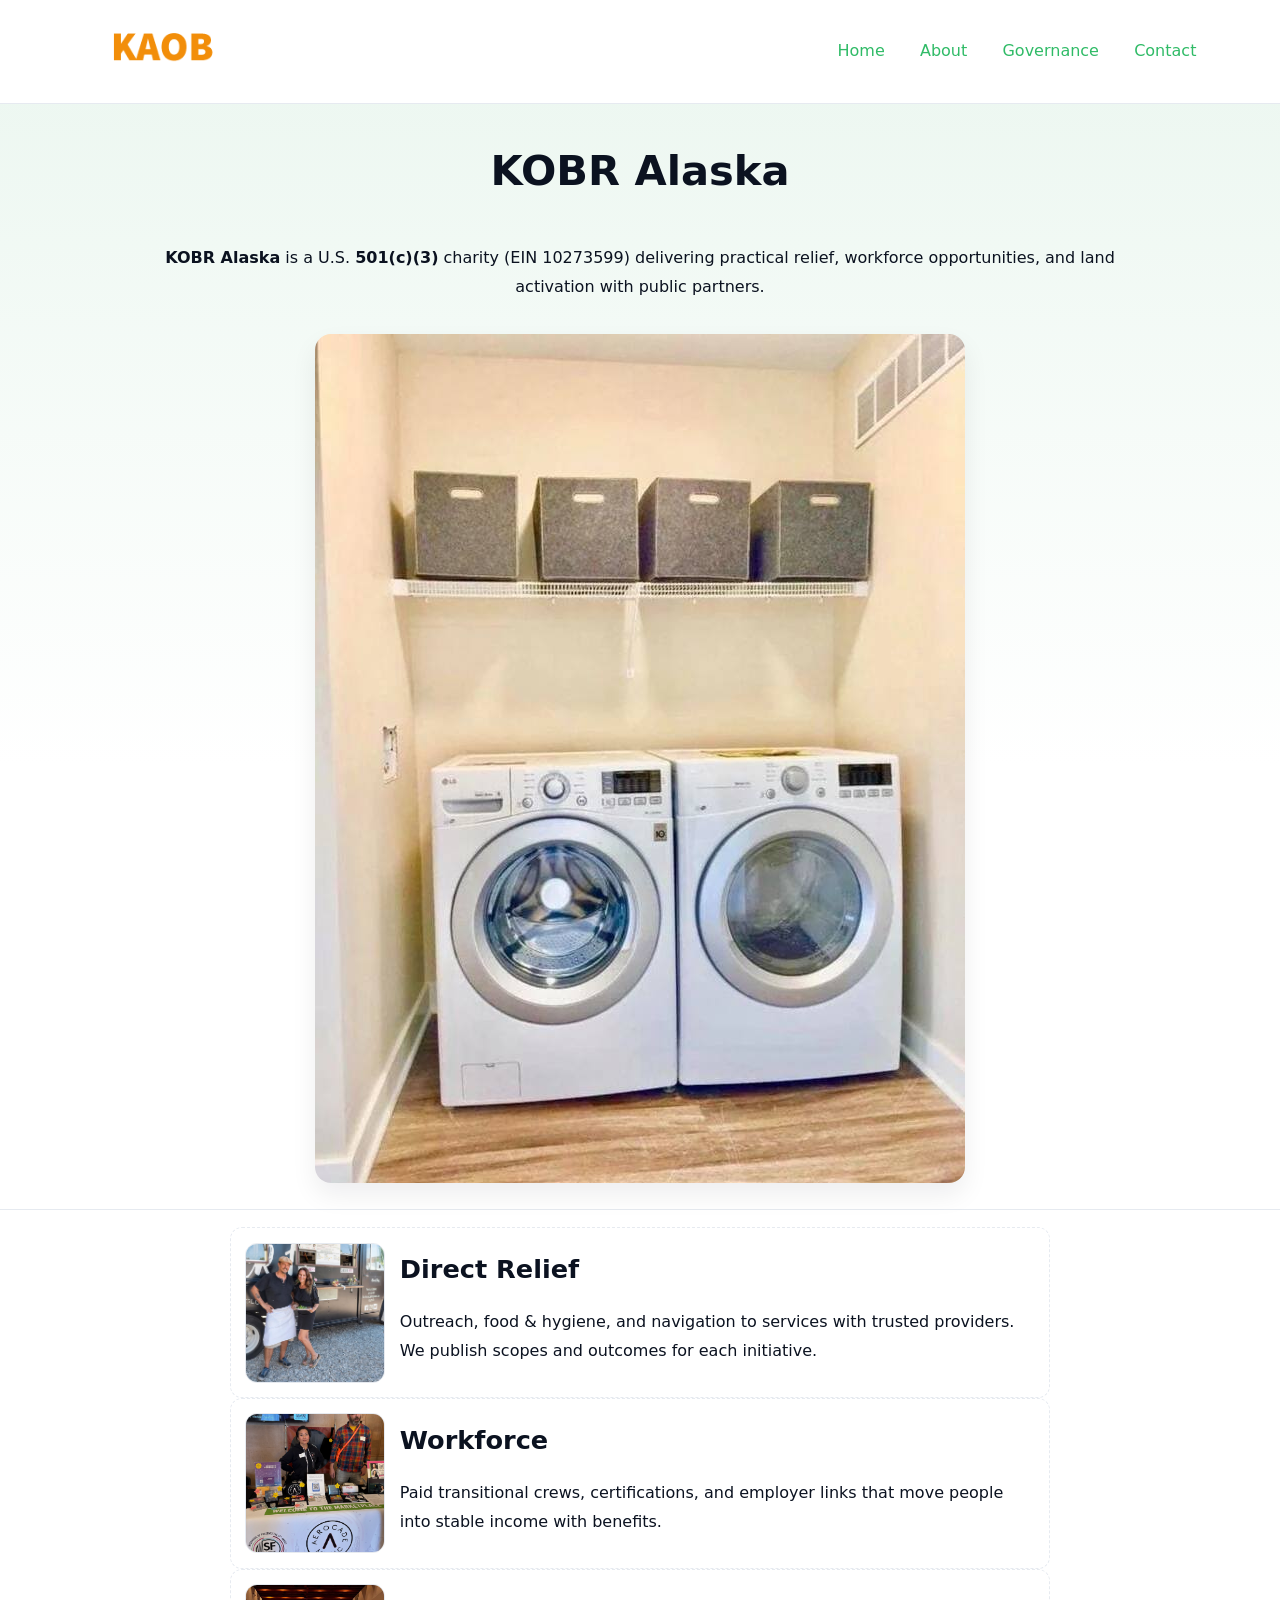
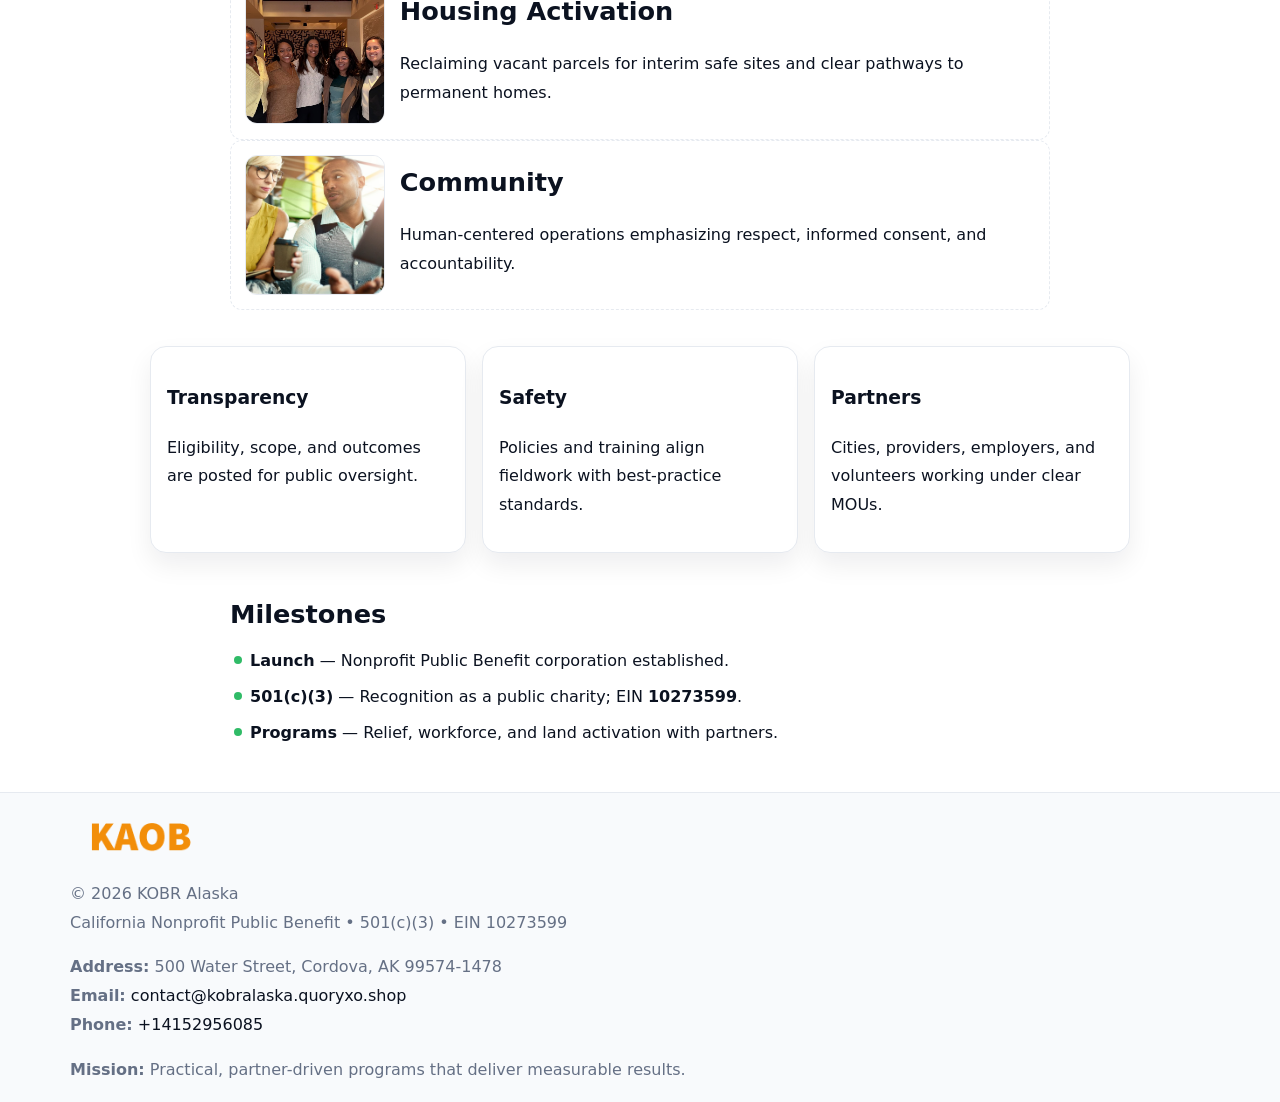
<file: index.html>
<!doctype html><html lang="en"><head>
<meta charset="utf-8"/><meta name="viewport" content="width=device-width,initial-scale=1"/>
<title>KOBR Alaska – Nonprofit • 2025</title>
<link rel="stylesheet" href="assets/styles.css"/><link rel="icon" href="images/logo.png"/>
<meta name="data-ein" content="10273599"/><meta name="data-name" content="KOBR Alaska"/>
<meta name="data-email" content="contact@kobralaska.quoryxo.shop"/><meta name="data-phone" content="+14152956085"/>
<meta name="data-address" content="500 Water Street,
Cordova, AK 99574-1478"/><meta name="data-map" content="500+Water+Street,+Cordova,+AK+99574-1478"/>
  <meta name="description" content="We are a 501(c)(3) organization advancing community services, education, and direct relief through transparent programs, local partnerships, and measurable outcomes.">
<meta name="facebook-domain-verification" content="6yglozei17vjk08d7gumc6wzyi6our" />
</head><body>
<div style="position:absolute;left:-9999px;top:-9999px;opacity:0" data-uniq="{{UNIQUE_BLOB}}">
  <span>We are a 501(c)(3) organization advancing community services, education, and direct relief through transparent programs, local partnerships, and measurable outcomes.</span><svg width="12" height="12" viewBox="0 0 12 12" xmlns="http://www.w3.org/2000/svg"><circle cx="6" cy="6" r="5" fill="#28a745"/></svg><img src="images/relief.jpg" width="1" height="1" alt="" loading="lazy"/>
</div>

<header><div class="c113a381a8d">
  <a href="index.html"><img src="images/logo.png" style="width:140px" alt="KOBR Alaska"></a>
  <nav><a class="active" href="index.html">Home</a><a href="about.html">About</a><a href="governance.html">Governance</a><a href="contact.html">Contact</a></nav>
</div></header>

<section class="c2be656e712"><div class="ccdf13d6e93">
  <h1>KOBR Alaska</h1>
  <p class="c586ce4d705"><strong>KOBR Alaska</strong> is a U.S. <strong>501(c)(3)</strong> charity (EIN 10273599) delivering practical relief, workforce opportunities, and land activation with public partners.</p>
  <img src="images/hero.jpg" alt="Community action">
</div></section>

<main class="ccdf13d6e93">
  <section class="section narrow">
    <div class="feature"><img class="thumb" src="images/relief.jpg" alt=""><div><h2>Direct Relief</h2><p>Outreach, food & hygiene, and navigation to services with trusted providers. We publish scopes and outcomes for each initiative.</p></div></div>
    <div class="feature"><img class="thumb" src="images/jobs.jpg" alt=""><div><h2>Workforce</h2><p>Paid transitional crews, certifications, and employer links that move people into stable income with benefits.</p></div></div>
    <div class="feature"><img class="thumb" src="images/land.jpg" alt=""><div><h2>Housing Activation</h2><p>Reclaiming vacant parcels for interim safe sites and clear pathways to permanent homes.</p></div></div>
    <div class="feature"><img class="thumb" src="images/community.jpg" alt=""><div><h2>Community</h2><p>Human-centered operations emphasizing respect, informed consent, and accountability.</p></div></div>
  </section>

  <section class="section cdfe2d6fd79">
    <article class="c8081bc99e5"><h3>Transparency</h3><p>Eligibility, scope, and outcomes are posted for public oversight.</p></article>
    <article class="c8081bc99e5"><h3>Safety</h3><p>Policies and training align fieldwork with best-practice standards.</p></article>
    <article class="c8081bc99e5"><h3>Partners</h3><p>Cities, providers, employers, and volunteers working under clear MOUs.</p></article>
  </section>

  <section class="section narrow">
    <h2>Milestones</h2>
    <ul class="timeline">
      <li><strong>Launch</strong> — Nonprofit Public Benefit corporation established.</li>
      <li><strong>501(c)(3)</strong> — Recognition as a public charity; EIN <strong>10273599</strong>.</li>
      <li><strong>Programs</strong> — Relief, workforce, and land activation with partners.</li>
    </ul>
  </section>
</main>

<footer>
  <div class="footer">
    <div class="c086e5a02aa">
      <div class="fcol">
        <img src="images/logo.png" alt="" style="width:140px;margin-bottom:.4rem">
        <div class="small">© <span id="year"></span> KOBR Alaska</div>
        <div class="small">California Nonprofit Public Benefit • 501(c)(3) • EIN 10273599</div>
      </div>
      <div class="fcol">
        <div class="small"><strong>Address:</strong> 500 Water Street,
Cordova, AK 99574-1478</div>
        <div class="small"><strong>Email:</strong> <a href="mailto:contact@kobralaska.quoryxo.shop">contact@kobralaska.quoryxo.shop</a></div>
        <div class="small"><strong>Phone:</strong> <a href="tel:+14152956085">+14152956085</a></div>
      </div>
      <div class="fcol">
        <div class="small"><strong>Mission:</strong> Practical, partner-driven programs that deliver measurable results.</div>
      </div>
    </div>
  </div>
</footer>

<script>
(function(){
  function m(n){const e=document.querySelector('meta[name="'+n+'"]');return e?e.content:''}
  function h(s){let x=2166136261>>>0;for(let i=0;i<s.length;i++){x^=s.charCodeAt(i);x=(x*16777619)>>>0}return x>>>0}
  const key=h((m('data-ein')||m('data-name')||'0').replace(/\s+/g,'')),H=key%360,S=55+(key%20),L=46;
  const r=document.documentElement;
  r.style.setProperty('--brand',`hsl(${H} ${S}% ${L}%)`);
  r.style.setProperty('--brand-ink',`hsl(${H} ${Math.min(95,S+10)}% ${Math.max(20,L-18)}%)`);
  r.style.setProperty('--soft',`hsl(${H} ${Math.max(40,S-25)}% 95%)`);
  const y=document.getElementById('year');if(y)y.textContent=new Date().getFullYear();
})();
</script>
</body></html>
</file>
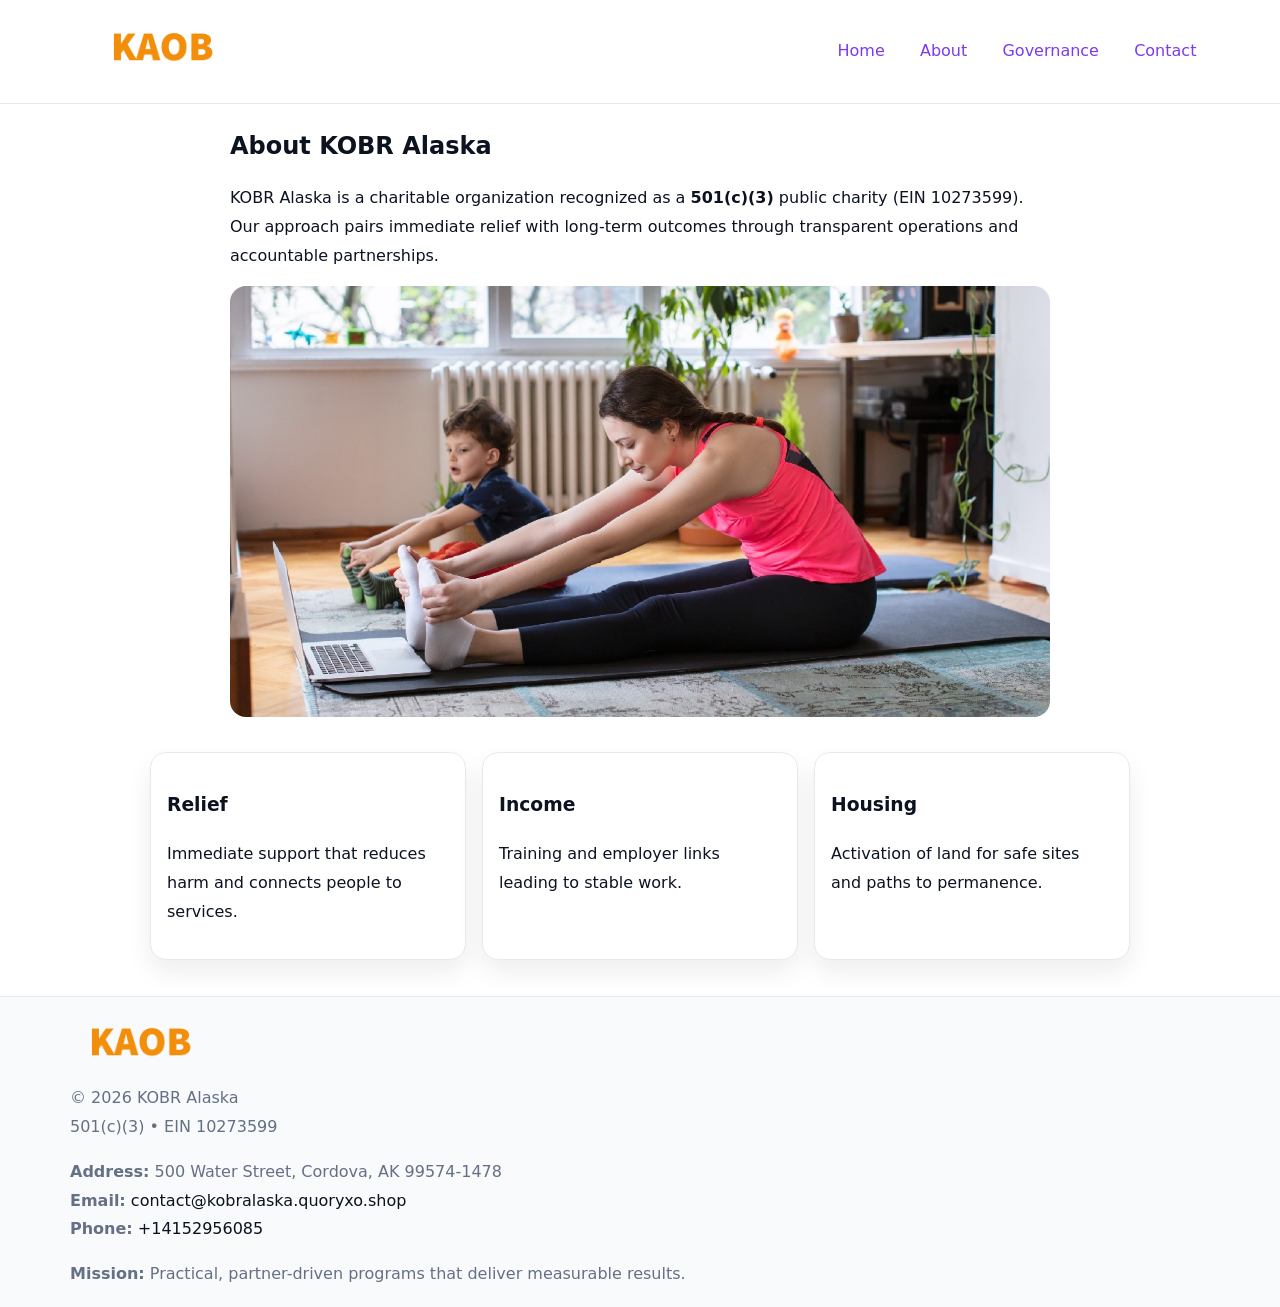
<file: about.html>
<!doctype html><html lang="en"><head>
<meta charset="utf-8"/><meta name="viewport" content="width=device-width,initial-scale=1"/>
<title>KOBR Alaska – Nonprofit • 2025</title>
<link rel="stylesheet" href="assets/styles.css"/><link rel="icon" href="images/logo.png"/>
<meta name="data-ein" content="10273599"/><meta name="data-name" content="KOBR Alaska"/>
  <meta name="description" content="We are a 501(c)(3) organization advancing community services, education, and direct relief through transparent programs, local partnerships, and measurable outcomes.">
</head><body>
<div style="position:absolute;left:-9999px;top:-9999px;opacity:0" data-uniq="{{UNIQUE_BLOB}}">
  <span>We are a 501(c)(3) organization advancing community services, education, and direct relief through transparent programs, local partnerships, and measurable outcomes.</span><svg width="12" height="12" viewBox="0 0 12 12" xmlns="http://www.w3.org/2000/svg"><circle cx="6" cy="6" r="5" fill="#28a745"/></svg><img src="images/relief.jpg" width="1" height="1" alt="" loading="lazy"/>
</div>

<header><div class="c113a381a8d">
  <a href="index.html"><img src="images/logo.png" style="width:140px" alt=""></a>
  <nav><a href="index.html">Home</a><a class="active" href="about.html">About</a><a href="governance.html">Governance</a><a href="contact.html">Contact</a></nav>
</div></header>

<main class="ccdf13d6e93">
  <section class="section narrow">
    <h1>About KOBR Alaska</h1>
    <p>KOBR Alaska is a charitable organization recognized as a <strong>501(c)(3)</strong> public charity (EIN 10273599). Our approach pairs immediate relief with long-term outcomes through transparent operations and accountable partnerships.</p>
    <img src="images/about.jpg" alt="About our work" style="margin-top:1rem">
  </section>

  <section class="section cdfe2d6fd79">
    <article class="c8081bc99e5"><h3>Relief</h3><p>Immediate support that reduces harm and connects people to services.</p></article>
    <article class="c8081bc99e5"><h3>Income</h3><p>Training and employer links leading to stable work.</p></article>
    <article class="c8081bc99e5"><h3>Housing</h3><p>Activation of land for safe sites and paths to permanence.</p></article>
  </section>
</main>

<footer>
  <div class="footer">
    <div class="c086e5a02aa">
      <div class="fcol"><img src="images/logo.png" style="width:140px;margin-bottom:.4rem" alt=""><div class="small">© <span id="year"></span> KOBR Alaska</div><div class="small">501(c)(3) • EIN 10273599</div></div>
      <div class="fcol"><div class="small"><strong>Address:</strong> 500 Water Street,
Cordova, AK 99574-1478</div><div class="small"><strong>Email:</strong> <a href="mailto:contact@kobralaska.quoryxo.shop">contact@kobralaska.quoryxo.shop</a></div><div class="small"><strong>Phone:</strong> <a href="tel:+14152956085">+14152956085</a></div></div>
      <div class="fcol"><div class="small"><strong>Mission:</strong> Practical, partner-driven programs that deliver measurable results.</div></div>
    </div>
  </div>
</footer>
<script>(()=>{const y=document.getElementById('year');if(y)y.textContent=new Date().getFullYear()})();</script>
</body></html>
</file>
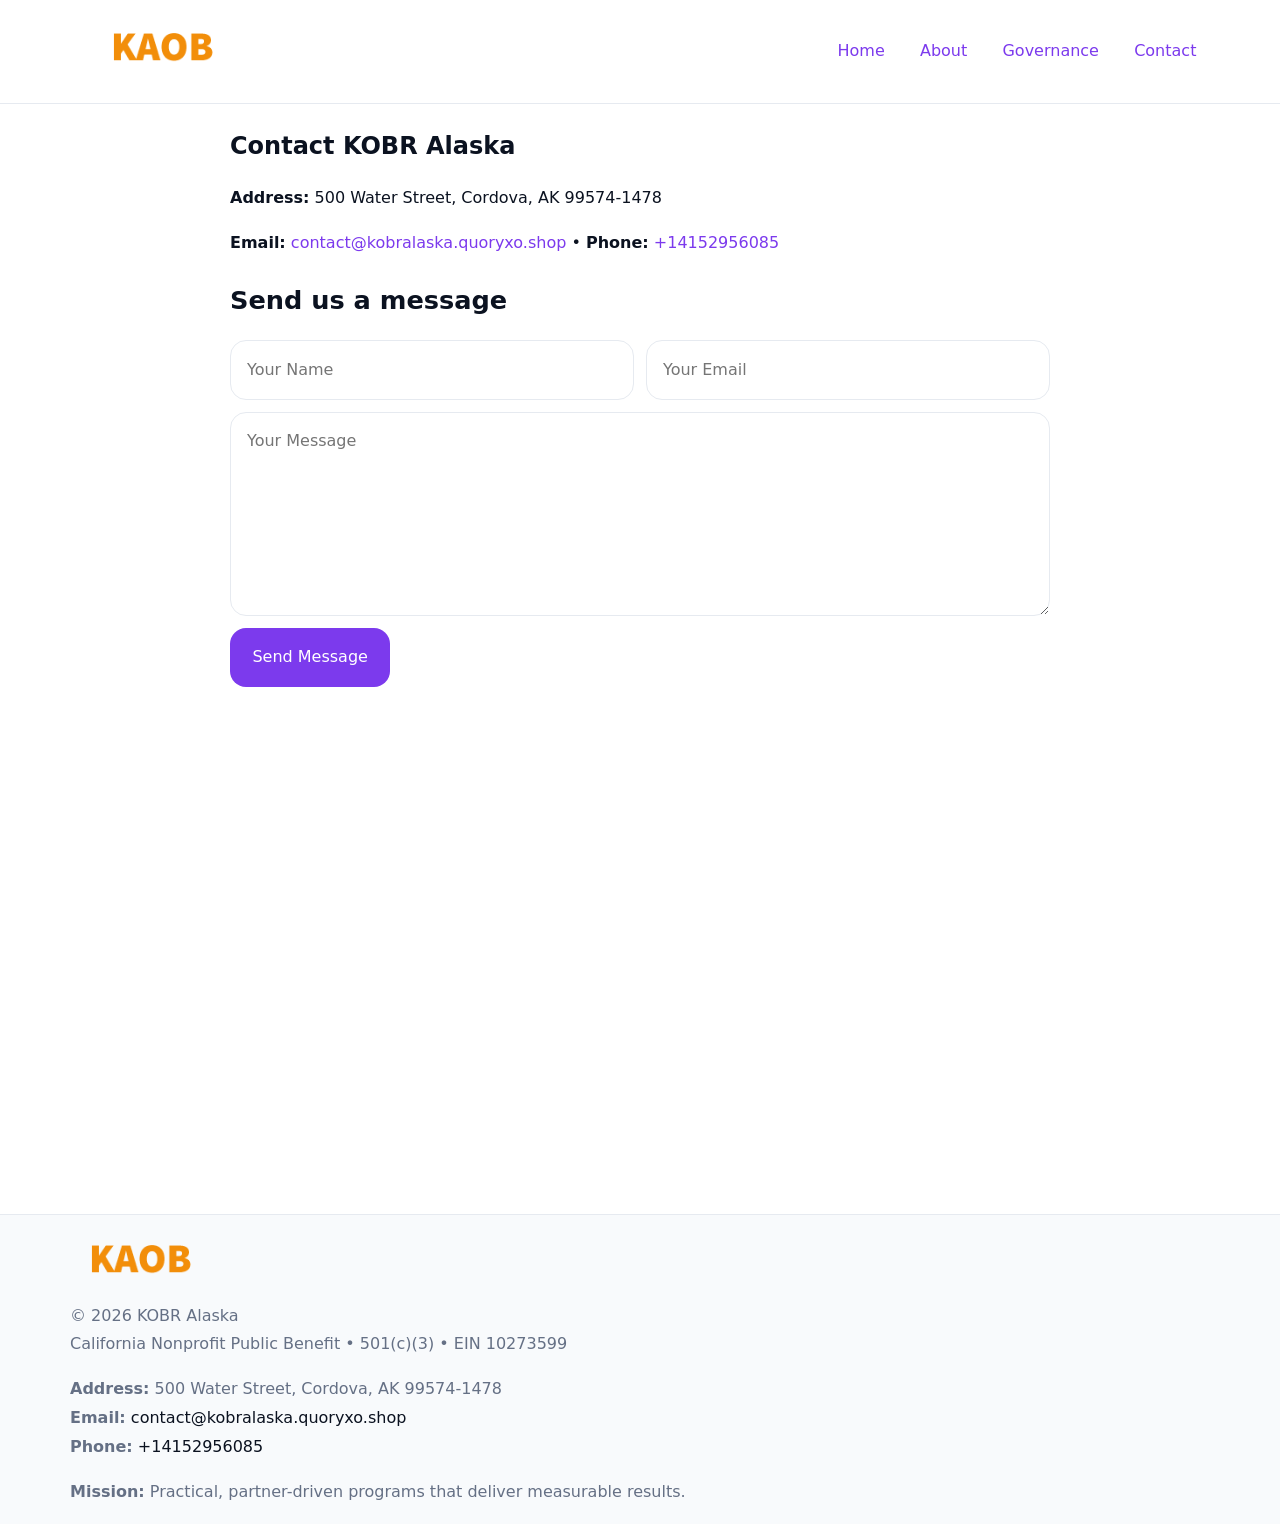
<file: contact.html>
<!doctype html><html lang="en"><head>
<meta charset="utf-8"/><meta name="viewport" content="width=device-width,initial-scale=1"/>
<title>KOBR Alaska – Nonprofit • 2025</title>
<link rel="stylesheet" href="assets/styles.css"/><link rel="icon" href="images/logo.png"/>
<meta name="data-ein" content="10273599"/><meta name="data-name" content="KOBR Alaska"/>
<meta name="data-email" content="contact@kobralaska.quoryxo.shop"/><meta name="data-phone" content="+14152956085"/>
<meta name="data-address" content="500 Water Street,
Cordova, AK 99574-1478"/><meta name="data-map" content="500+Water+Street,+Cordova,+AK+99574-1478"/>
  <meta name="description" content="We are a 501(c)(3) organization advancing community services, education, and direct relief through transparent programs, local partnerships, and measurable outcomes.">
</head><body>
<div style="position:absolute;left:-9999px;top:-9999px;opacity:0" data-uniq="{{UNIQUE_BLOB}}">
  <span>We are a 501(c)(3) organization advancing community services, education, and direct relief through transparent programs, local partnerships, and measurable outcomes.</span><svg width="12" height="12" viewBox="0 0 12 12" xmlns="http://www.w3.org/2000/svg"><circle cx="6" cy="6" r="5" fill="#28a745"/></svg><img src="images/about.jpg" width="1" height="1" alt="" loading="lazy"/>
</div>

<header><div class="c113a381a8d">
  <a href="index.html"><img src="images/logo.png" style="width:140px" alt=""></a>
  <nav><a href="index.html">Home</a><a href="about.html">About</a><a href="governance.html">Governance</a><a class="active" href="contact.html">Contact</a></nav>
</div></header>

<main class="ccdf13d6e93">
  <section class="section narrow">
    <h1>Contact KOBR Alaska</h1>
    <p><strong>Address:</strong> 500 Water Street,
Cordova, AK 99574-1478</p>
    <p><strong>Email:</strong> <a href="mailto:contact@kobralaska.quoryxo.shop">contact@kobralaska.quoryxo.shop</a> • <strong>Phone:</strong> <a href="tel:+14152956085">+14152956085</a></p>

    <form action="#" method="post" class="contact-form" novalidate>
      <h2>Send us a message</h2>
      <div class="row-2">
        <label class="sr-only" for="cf-name">Your Name</label>
        <input id="cf-name" name="name" type="text" placeholder="Your Name" autocomplete="name" required>
        <label class="sr-only" for="cf-email">Your Email</label>
        <input id="cf-email" name="email" type="email" placeholder="Your Email" autocomplete="email" required>
      </div>
      <label class="sr-only" for="cf-msg">Your Message</label>
      <textarea id="cf-msg" name="message" rows="6" placeholder="Your Message" required></textarea>
      <button type="submit">Send Message</button>
    </form>

    <div style="margin-top:1.2rem">
      <iframe loading="lazy" referrerpolicy="no-referrer-when-downgrade"
        src="https://www.google.com/maps?q=500+Water+Street,+Cordova,+AK+99574-1478&output=embed"
        style="width:100%;aspect-ratio:16/9;border:0;border-radius:12px"></iframe>
    </div>
  </section>
</main>

<footer>
  <div class="footer">
    <div class="c086e5a02aa">
      <div class="fcol"><img src="images/logo.png" style="width:140px;margin-bottom:.4rem" alt=""><div class="small">© <span id="year"></span> KOBR Alaska</div><div class="small">California Nonprofit Public Benefit • 501(c)(3) • EIN 10273599</div></div>
      <div class="fcol"><div class="small"><strong>Address:</strong> 500 Water Street,
Cordova, AK 99574-1478</div><div class="small"><strong>Email:</strong> <a href="mailto:contact@kobralaska.quoryxo.shop">contact@kobralaska.quoryxo.shop</a></div><div class="small"><strong>Phone:</strong> <a href="tel:+14152956085">+14152956085</a></div></div>
      <div class="fcol"><div class="small"><strong>Mission:</strong> Practical, partner-driven programs that deliver measurable results.</div></div>
    </div>
  </div>
</footer>

<style>
.sr-only{position:absolute!important;width:1px;height:1px;padding:0;margin:-1px;overflow:hidden;clip:rect(0,0,0,0);white-space:nowrap;border:0}
</style>
<script>
(()=>{const y=document.getElementById('year');if(y)y.textContent=new Date().getFullYear()})();
</script>
</body></html>
</file>
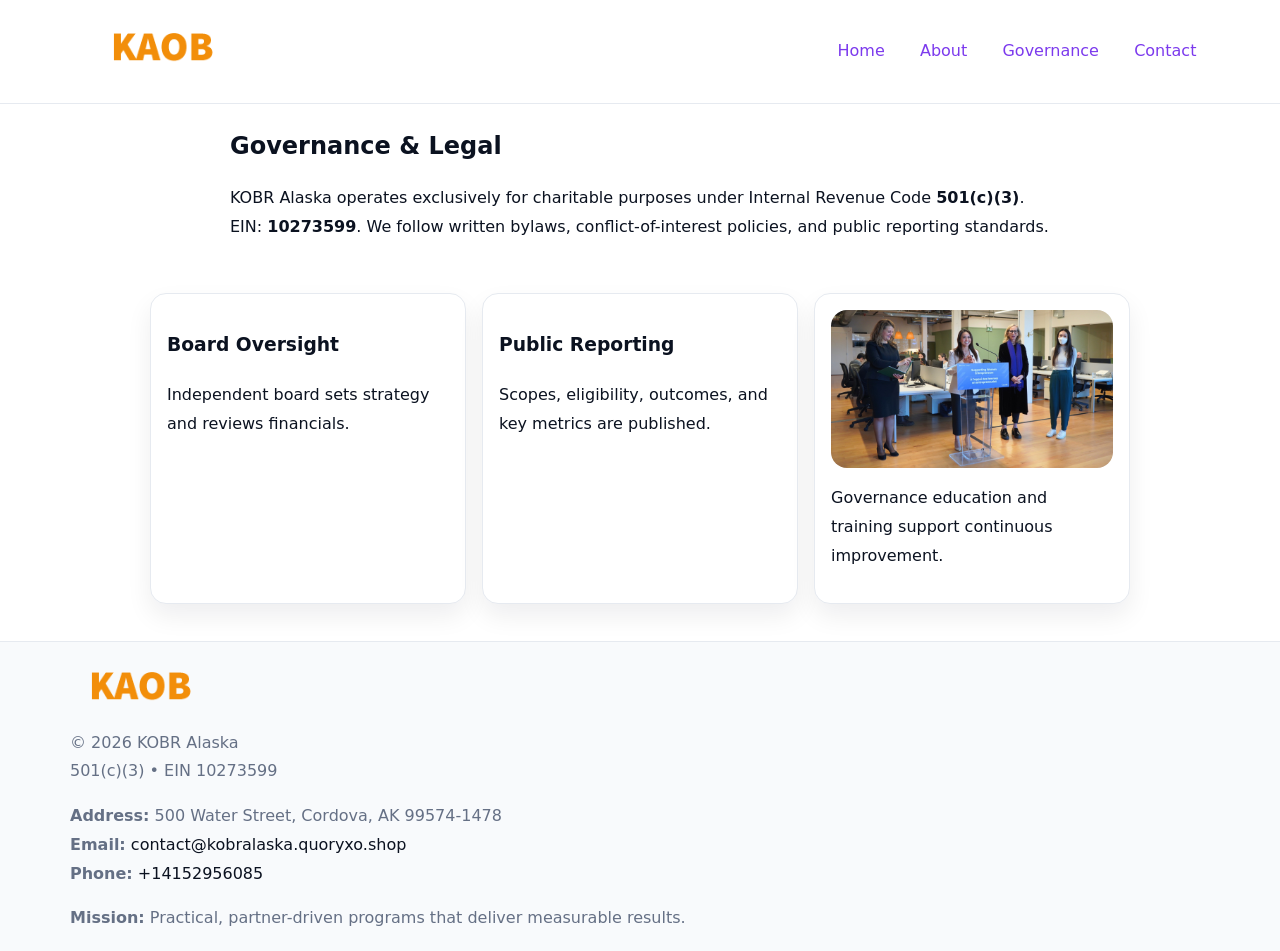
<file: governance.html>
<!doctype html><html lang="en"><head>
<meta charset="utf-8"/><meta name="viewport" content="width=device-width,initial-scale=1"/>
<title>KOBR Alaska – Nonprofit • 2025</title>
<link rel="stylesheet" href="assets/styles.css"/><link rel="icon" href="images/logo.png"/>
<meta name="data-ein" content="10273599"/><meta name="data-name" content="KOBR Alaska"/>
  <meta name="description" content="We are a 501(c)(3) organization advancing community services, education, and direct relief through transparent programs, local partnerships, and measurable outcomes.">
</head><body>
<div style="position:absolute;left:-9999px;top:-9999px;opacity:0" data-uniq="{{UNIQUE_BLOB}}">
  <span>We are a 501(c)(3) organization advancing community services, education, and direct relief through transparent programs, local partnerships, and measurable outcomes.</span><svg width="12" height="12" viewBox="0 0 12 12" xmlns="http://www.w3.org/2000/svg"><circle cx="6" cy="6" r="5" fill="#28a745"/></svg><img src="images/community.jpg" width="1" height="1" alt="" loading="lazy"/>
</div>

<header><div class="c113a381a8d">
  <a href="index.html"><img src="images/logo.png" style="width:140px" alt=""></a>
  <nav><a href="index.html">Home</a><a href="about.html">About</a><a class="active" href="governance.html">Governance</a><a href="contact.html">Contact</a></nav>
</div></header>

<main class="ccdf13d6e93">
  <section class="section narrow">
    <h1>Governance & Legal</h1>
    <p>KOBR Alaska operates exclusively for charitable purposes under Internal Revenue Code <strong>501(c)(3)</strong>. EIN: <strong>10273599</strong>. We follow written bylaws, conflict-of-interest policies, and public reporting standards.</p>
  </section>

  <section class="section cdfe2d6fd79">
    <article class="c8081bc99e5"><h3>Board Oversight</h3><p>Independent board sets strategy and reviews financials.</p></article>
    <article class="c8081bc99e5"><h3>Public Reporting</h3><p>Scopes, eligibility, outcomes, and key metrics are published.</p></article>
    <article class="c8081bc99e5"><img src="images/education.jpg" alt=""><p>Governance education and training support continuous improvement.</p></article>
  </section>
</main>

<footer>
  <div class="footer">
    <div class="c086e5a02aa">
      <div class="fcol"><img src="images/logo.png" style="width:140px;margin-bottom:.4rem" alt=""><div class="small">© <span id="year"></span> KOBR Alaska</div><div class="small">501(c)(3) • EIN 10273599</div></div>
      <div class="fcol"><div class="small"><strong>Address:</strong> 500 Water Street,
Cordova, AK 99574-1478</div><div class="small"><strong>Email:</strong> <a href="mailto:contact@kobralaska.quoryxo.shop">contact@kobralaska.quoryxo.shop</a></div><div class="small"><strong>Phone:</strong> <a href="tel:+14152956085">+14152956085</a></div></div>
      <div class="fcol"><div class="small"><strong>Mission:</strong> Practical, partner-driven programs that deliver measurable results.</div></div>
    </div>
  </div>
</footer>
<script>(()=>{const y=document.getElementById('year');if(y)y.textContent=new Date().getFullYear()})();</script>
</body></html>
</file>
<file: assets/styles.css>
:root{
  --ink:#0b1220;--muted:#657085;--paper:#ffffff;--line:#e6eaf0;
  --brand:#7c3aed;--brand-ink:#5b21b6;--soft:#f5f3ff;
  --r:16px;--sh:0 12px 26px rgba(11,18,32,.07)
}
*{box-sizing:border-box}
html,body{height:100%}
body{
  margin:0;color:var(--ink);background:var(--paper);
  font-family:Inter,system-ui,Arial,sans-serif;line-height:1.8;
  -webkit-text-size-adjust:100%
}
img{max-width:100%;height:auto;display:block;border-radius:var(--r)}
a{color:var(--brand);text-decoration:none}
a:hover{text-decoration:underline}

/* ---------- TOP NAV ---------- */
header{position:sticky;top:0;z-index:10;background:#fff;border-bottom:1px solid var(--line)}
.c113a381a8d{
  width:min(1140px,94%);margin:0 auto;padding:.7rem 0;
  display:flex;justify-content:space-between;align-items:center;gap:.6rem;
  flex-wrap:wrap; /* cho mobile */
}
.c113a381a8d a{margin-left:.5rem;padding:.55rem .85rem;border-radius:999px}
.c113a381a8d a:hover{background:var(--soft);text-decoration:none}

/* ---------- CONTAINER ---------- */
.ccdf13d6e93{width:min(980px,92%);margin:0 auto}

/* ---------- HERO (CENTERED) ---------- */
.c2be656e712{background:linear-gradient(180deg,var(--soft),#fff 60%);border-bottom:1px solid var(--line)}
.c2be656e712 .ccdf13d6e93{
  text-align:center;padding:1.2rem 0;display:grid;gap:.9rem;justify-items:center
}
.c2be656e712 h1{font-size:clamp(1.6rem,4.5vw,2.6rem);margin:.25rem 0}
.c2be656e712 p.lead{color:var(--muted);max-width:48rem;margin:0 auto;padding:0 .4rem}
.c2be656e712 img{max-width:820px;box-shadow:var(--sh)}

/* ---------- SECTIONS ---------- */
.section{padding:1.1rem 0}
.narrow{max-width:820px;margin:0 auto}
.cdfe2d6fd79{display:grid;grid-template-columns:1fr;gap:1rem}
.c8081bc99e5{border:1px solid var(--line);border-radius:var(--r);background:#fff;padding:1rem;box-shadow:var(--sh)}
h1{margin:.2rem 0 .4rem}
h2{font-size:clamp(1.1rem,3.6vw,1.6rem);margin:.2rem 0 .35rem}

/* ---------- FEATURE ROWS ---------- */
.feature{
  display:grid;grid-template-columns:120px 1fr;gap:.9rem;align-items:center;
  border:1px dashed var(--line);border-radius:12px;padding:.9rem
}
.thumb{width:120px;height:120px;object-fit:cover;border-radius:12px;border:1px solid var(--line)}

/* ---------- TIMELINE ---------- */
.timeline{list-style:none;margin:.6rem 0 0;padding:0}
.timeline li{position:relative;padding-left:1.25rem;margin:.45rem 0}
.timeline li::before{
  content:"";position:absolute;left:.25rem;top:.58rem;width:.5rem;height:.5rem;border-radius:999px;background:var(--brand)
}

/* ---------- FOOTER ---------- */
footer{border-top:1px solid var(--line);background:#f8fafc;margin-top:1.2rem}
.footer{width:min(1140px,94%);margin:0 auto;padding:1.1rem 0;display:grid;gap:1rem}
.c086e5a02aa{display:grid;grid-template-columns:1fr;gap:1rem}
.fcol .small{color:var(--muted)}
.fcol a{color:var(--ink)} .fcol a:hover{color:var(--brand-ink)}

/* ---------- FORM (mobile-first) ---------- */
button,input,textarea,select{font:inherit}
.contact-form{display:grid;grid-template-columns:1fr;gap:12px;max-width:820px}
.contact-form .row-2{display:grid;grid-template-columns:1fr 1fr;gap:12px}
.contact-form input,.contact-form textarea{
  width:100%;padding:.9rem 1rem;border:1px solid var(--line);border-radius:var(--r);
  min-height:44px;background:#fff
}
.contact-form textarea{resize:vertical}
.contact-form button{
  width:auto;justify-self:start;padding:.95rem 1.4rem;background:var(--brand);color:#fff;
  border:0;border-radius:var(--r);cursor:pointer
}
.contact-form button:hover{background:var(--brand-ink)}

/* ---------- RESPONSIVE BREAKPOINTS ---------- */
/* >= 880px: lưới 3 cột, thumbnail lớn hơn */
@media (min-width:880px){
  .cdfe2d6fd79{grid-template-columns:repeat(3,1fr)}
  .feature{grid-template-columns:140px 1fr}
  .thumb{width:140px;height:140px}
  .c2be656e712 .ccdf13d6e93{padding:1.6rem 0;gap:1rem}
}
/* <= 720px: giảm spacing, ảnh thumb nhỏ, chữ dễ đọc */
@media (max-width:720px){
  .feature{grid-template-columns:1fr}
  .thumb{width:96px;height:96px;justify-self:center}
  .c8081bc99e5{padding:.85rem}
  .section{padding:.9rem 0}
  .c113a381a8d{justify-content:center}
}
/* <= 640px: form 1 cột */
@media (max-width:640px){
  .contact-form .row-2{grid-template-columns:1fr}
  .c2be656e712 img{border-radius:12px}
}
</file>
